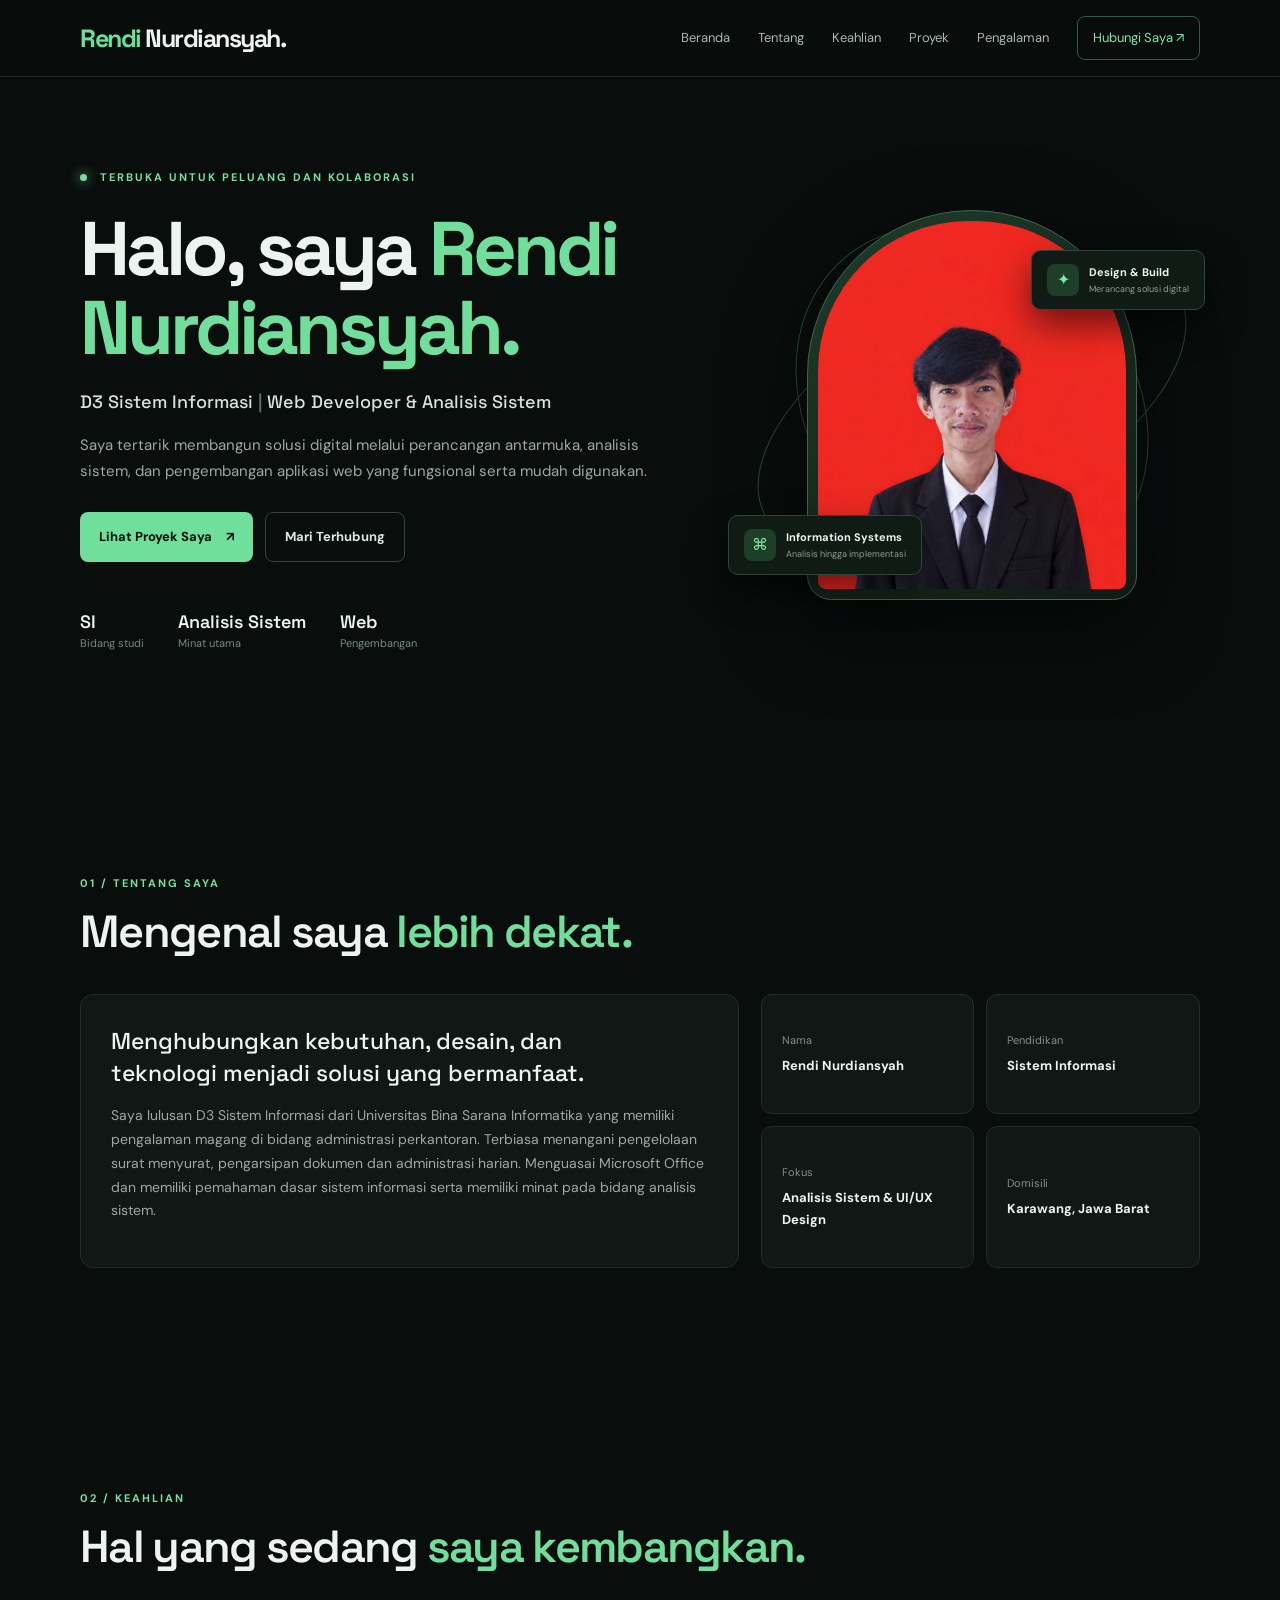
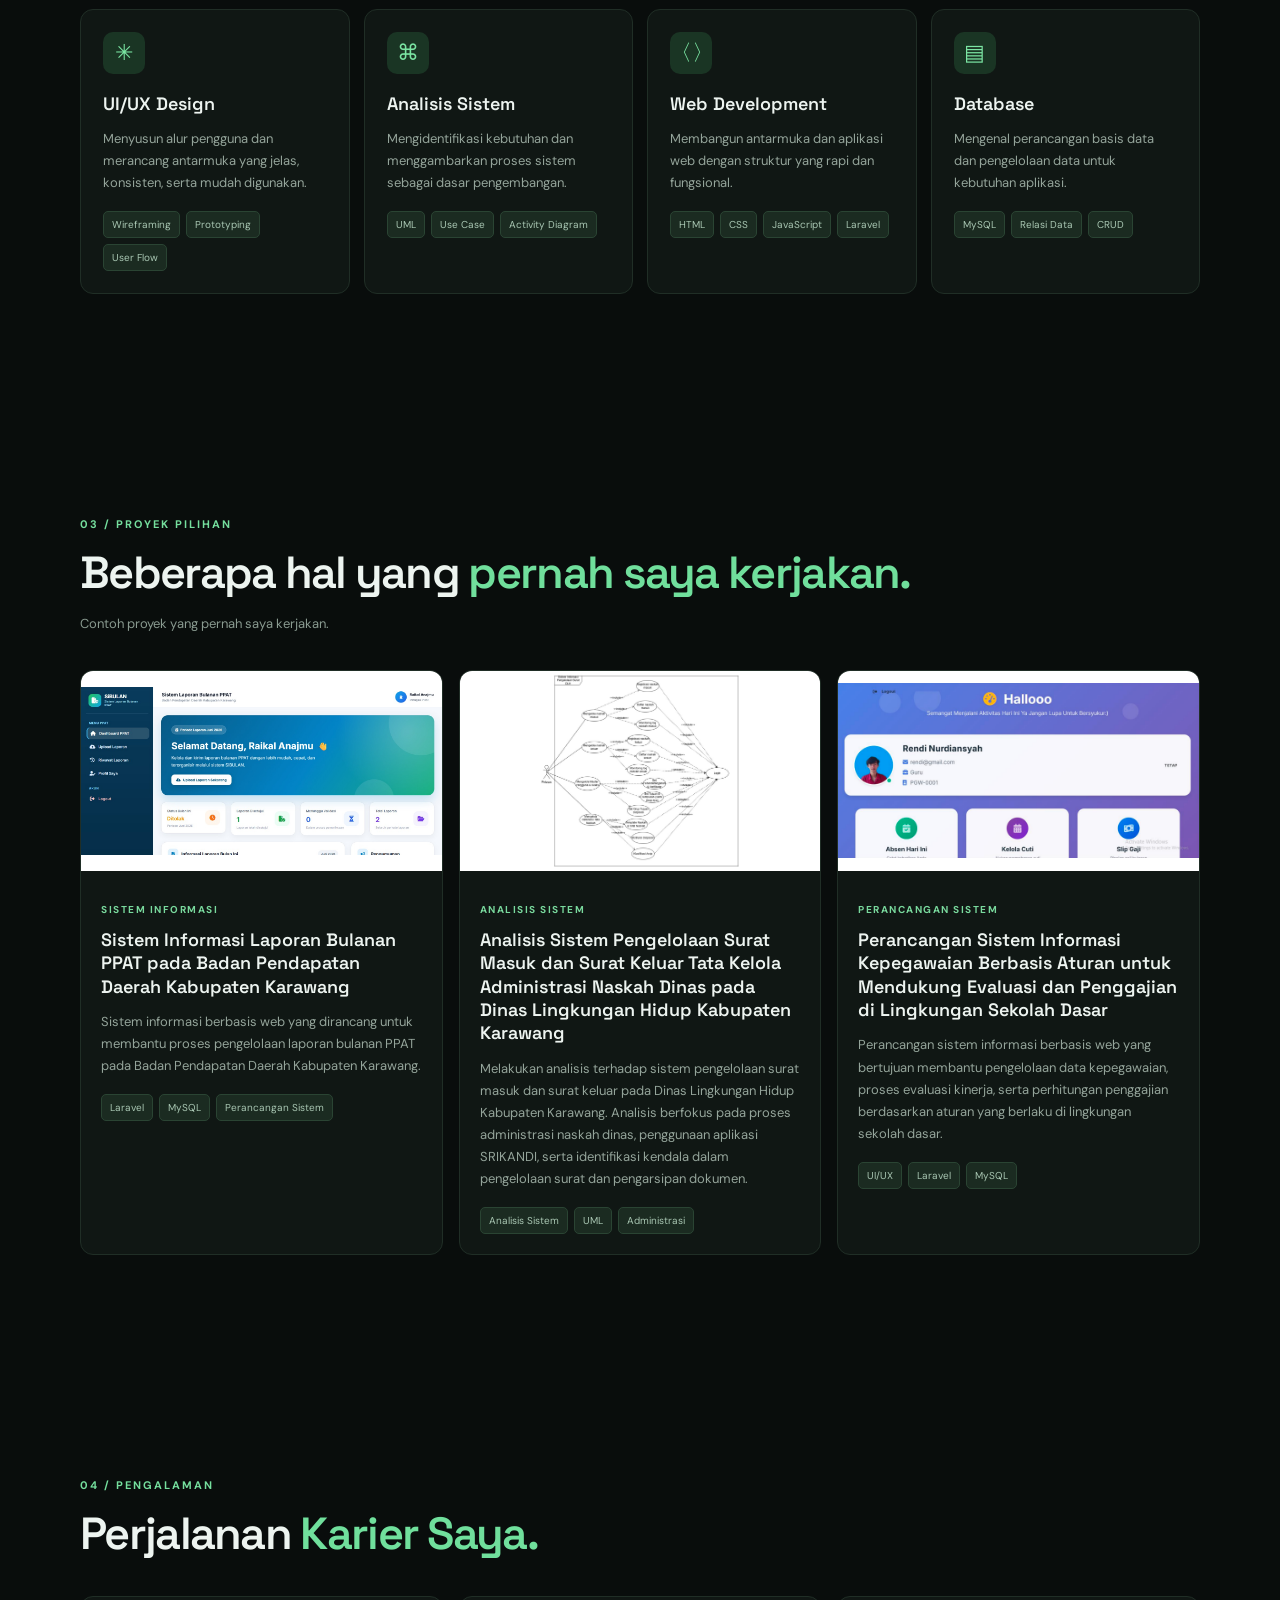
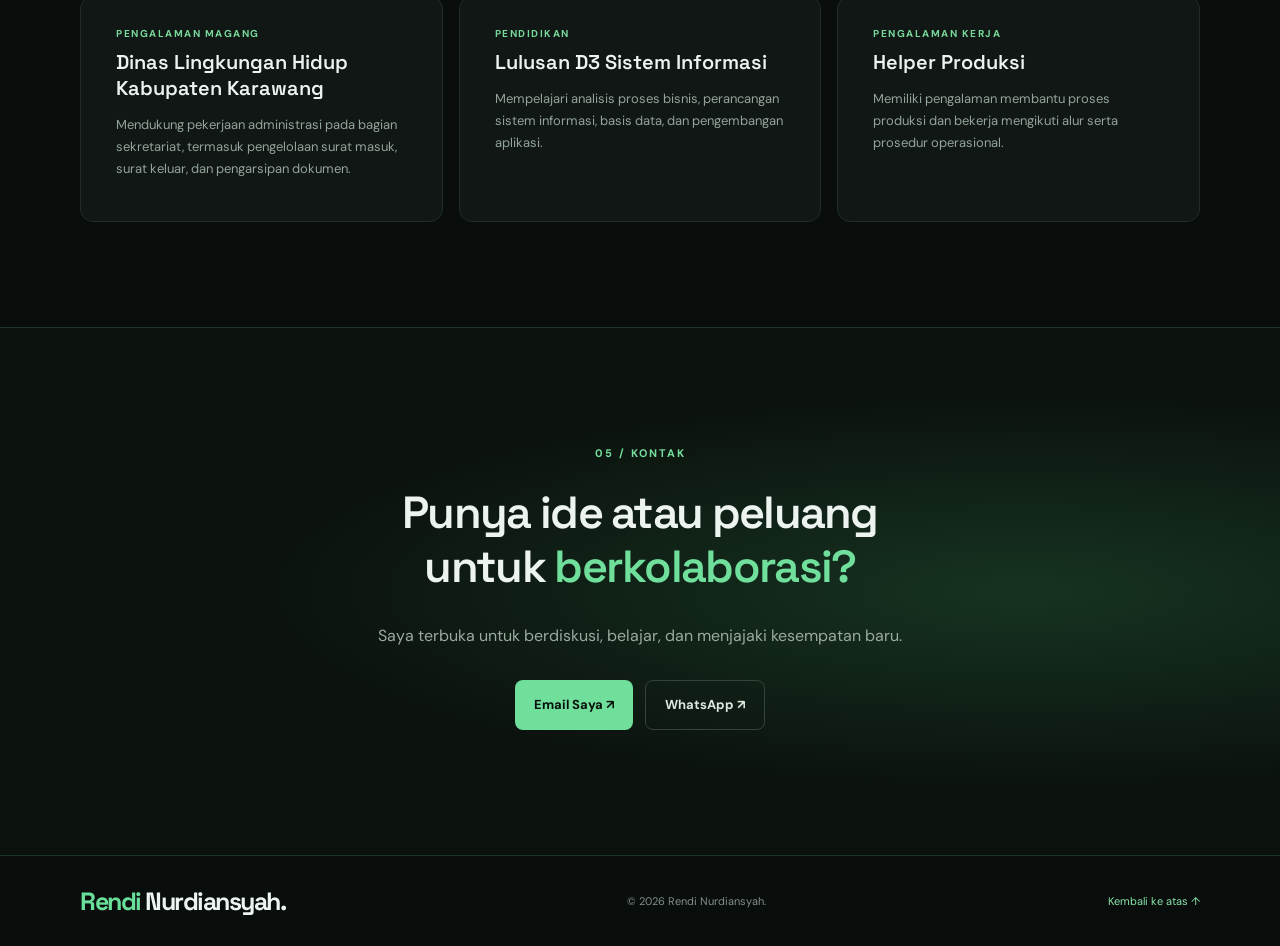
<file: index.html>
<!DOCTYPE html>
<html lang="id">
<head>
    <meta charset="UTF-8">
    <meta name="viewport" content="width=device-width, initial-scale=1.0">

    <meta name="description" content="Portofolio pribadi Rendi Nurdiansyah - Mahasiswa Sistem Informasi, UI/UX Design dan Web Development.">

    <title>Rendi Nurdiansyah | Portfolio</title>

    <link rel="preconnect" href="https://fonts.googleapis.com">
    <link rel="preconnect" href="https://fonts.gstatic.com" crossorigin>

    <link href="https://fonts.googleapis.com/css2?family=DM+Sans:wght@400;500;600;700&family=Space+Grotesk:wght@400;500;600;700&display=swap" rel="stylesheet">

    <link rel="stylesheet" href="style.css">
</head>

<body>

    <!-- NAVIGASI -->
    <header class="site-header">
        <nav class="nav container">

            <a class="brand" href="#beranda">
                <span>Rendi</span> Nurdiansyah.
            </a>

            <button class="menu-toggle" id="menuToggle" aria-label="Buka menu" aria-expanded="false">
                ☰
            </button>

            <div class="nav-links" id="navLinks">
                <a href="#beranda">Beranda</a>
                <a href="#tentang">Tentang</a>
                <a href="#keahlian">Keahlian</a>
                <a href="#proyek">Proyek</a>
                <a href="#pengalaman">Pengalaman</a>
                <a href="#kontak" class="nav-contact">Hubungi Saya ↗</a>
            </div>

        </nav>
    </header>


    <main>

        <!-- 00 / BERANDA -->
        <section class="hero section container" id="beranda">

            <div class="hero-copy reveal">

                <p class="eyebrow">
                    <span class="status-dot"></span>
                    TERBUKA UNTUK PELUANG DAN KOLABORASI
                </p>

                <h1>
                    Halo, saya
                    <span>Rendi<br>Nurdiansyah.</span>
                </h1>

                <h2>
                    D3 Sistem Informasi
                    <span class="muted">|</span>
                    Web Developer & Analisis Sistem
                </h2>

                <p class="hero-description">
                    Saya tertarik membangun solusi digital melalui perancangan antarmuka,
                    analisis sistem, dan pengembangan aplikasi web yang fungsional
                    serta mudah digunakan.
                </p>

                <div class="hero-actions">
                    <a class="button button-primary" href="#proyek">
                        Lihat Proyek Saya <span>↗</span>
                    </a>

                    <a class="button button-ghost" href="#kontak">
                        Mari Terhubung
                    </a>
                </div>

                <div class="hero-meta">
                    <div>
                        <strong>SI</strong>
                        <span>Bidang studi</span>
                    </div>

                    <div>
                        <strong>Analisis Sistem</strong>
                        <span>Minat utama</span>
                    </div>

                    <div>
                        <strong>Web</strong>
                        <span>Pengembangan</span>
                    </div>
                </div>

            </div>


            <div class="hero-visual reveal">

                <div class="photo-frame">

                    <div class="photo-placeholder" id="photoPlaceholder">
                        <span>RN</span>
                        <small>Foto profil kamu</small>
                    </div>

                    <img
                        id="profilePhoto"
                        src="assets/foto-profil.jpg"
                        alt="Foto profil Rendi Nurdiansyah"
                        onerror="this.style.display='none'"
                    >

                </div>

                <div class="floating-card card-top">
                    <span class="mini-icon">✦</span>
                    <div>
                        <strong>Design & Build</strong>
                        <small>Merancang solusi digital</small>
                    </div>
                </div>

                <div class="floating-card card-bottom">
                    <span class="mini-icon">⌘</span>
                    <div>
                        <strong>Information Systems</strong>
                        <small>Analisis hingga implementasi</small>
                    </div>
                </div>

                <div class="orbit orbit-one"></div>
                <div class="orbit orbit-two"></div>

            </div>

        </section>


        <!-- 01 / TENTANG SAYA -->
        <section class="section container" id="tentang">

            <div class="section-heading reveal">
                <p class="eyebrow">01 / TENTANG SAYA</p>
                <h2>Mengenal saya <span>lebih dekat.</span></h2>
            </div>

            <div class="about-grid">

                <div class="about-intro panel reveal">

                    <p class="lead">
                        Menghubungkan kebutuhan, desain, dan teknologi
                        menjadi solusi yang bermanfaat.
                    </p>

                    <p>
                        Saya lulusan D3 Sistem Informasi dari Universitas Bina Sarana Informatika
                        yang memiliki pengalaman magang di bidang administrasi perkantoran.
                        Terbiasa menangani pengelolaan surat menyurat, pengarsipan dokumen
                        dan administrasi harian. Menguasai Microsoft Office dan memiliki
                        pemahaman dasar sistem informasi serta memiliki minat pada bidang
                        analisis sistem.
                    </p>

                </div>

                <div class="about-facts reveal">

                    <div class="fact">
                        <span>Nama</span>
                        <strong>Rendi Nurdiansyah</strong>
                    </div>

                    <div class="fact">
                        <span>Pendidikan</span>
                        <strong>Sistem Informasi</strong>
                    </div>

                    <div class="fact">
                        <span>Fokus</span>
                        <strong>Analisis Sistem & UI/UX Design</strong>
                    </div>

                    <div class="fact">
                        <span>Domisili</span>
                        <strong>Karawang, Jawa Barat</strong>
                    </div>

                </div>

            </div>

        </section>


        <!-- 02 / KEAHLIAN -->
        <section class="section container" id="keahlian">

            <div class="section-heading reveal">
                <p class="eyebrow">02 / KEAHLIAN</p>
                <h2>Hal yang sedang <span>saya kembangkan.</span></h2>
            </div>

            <div class="skill-grid">

                <article class="skill-card panel reveal">
                    <div class="skill-icon">✳</div>
                    <h3>UI/UX Design</h3>

                    <p>
                        Menyusun alur pengguna dan merancang antarmuka yang jelas,
                        konsisten, serta mudah digunakan.
                    </p>

                    <div class="tags">
                        <span>Wireframing</span>
                        <span>Prototyping</span>
                        <span>User Flow</span>
                    </div>
                </article>


                <article class="skill-card panel reveal">
                    <div class="skill-icon">⌘</div>
                    <h3>Analisis Sistem</h3>

                    <p>
                        Mengidentifikasi kebutuhan dan menggambarkan proses sistem
                        sebagai dasar pengembangan.
                    </p>

                    <div class="tags">
                        <span>UML</span>
                        <span>Use Case</span>
                        <span>Activity Diagram</span>
                    </div>
                </article>


                <article class="skill-card panel reveal">
                    <div class="skill-icon">〈〉</div>
                    <h3>Web Development</h3>

                    <p>
                        Membangun antarmuka dan aplikasi web dengan struktur
                        yang rapi dan fungsional.
                    </p>

                    <div class="tags">
                        <span>HTML</span>
                        <span>CSS</span>
                        <span>JavaScript</span>
                        <span>Laravel</span>
                    </div>
                </article>


                <article class="skill-card panel reveal">
                    <div class="skill-icon">▤</div>
                    <h3>Database</h3>

                    <p>
                        Mengenal perancangan basis data dan pengelolaan data
                        untuk kebutuhan aplikasi.
                    </p>

                    <div class="tags">
                        <span>MySQL</span>
                        <span>Relasi Data</span>
                        <span>CRUD</span>
                    </div>
                </article>

            </div>

        </section>


        <!-- 03 / PROYEK PILIHAN -->
        <section class="section container" id="proyek">

            <div class="section-heading reveal">

                <p class="eyebrow">03 / PROYEK PILIHAN</p>

                <h2>
                    Beberapa hal yang
                    <span>pernah saya kerjakan.</span>
                </h2>

                <p class="section-note">
                    Contoh proyek yang pernah saya kerjakan.
                </p>

            </div>


            <div class="project-grid">

                <!-- PROYEK 1 -->
                <article class="project-card panel reveal">

                    <div class="project-art">
                        <img
                            src="assets/projects/ppat.png"
                            alt="Sistem Informasi Laporan Bulanan PPAT"
                        >
                    </div>

                    <div class="project-info">

                        <p class="project-type">SISTEM INFORMASI</p>

                        <h3>
                            Sistem Informasi Laporan Bulanan PPAT pada
                            Badan Pendapatan Daerah Kabupaten Karawang
                        </h3>

                        <p>
                            Sistem informasi berbasis web yang dirancang untuk membantu
                            proses pengelolaan laporan bulanan PPAT pada Badan Pendapatan
                            Daerah Kabupaten Karawang.
                        </p>

                        <div class="tags">
                            <span>Laravel</span>
                            <span>MySQL</span>
                            <span>Perancangan Sistem</span>
                        </div>

                    </div>

                </article>


                <!-- PROYEK 2 -->
                <article class="project-card panel reveal">

                    <div class="project-art">
                        <img
                            src="assets/projects/surat-menyurat.png"
                            alt="Use Case Diagram Analisis Sistem Pengelolaan Surat Masuk dan Surat Keluar"
                        >
                    </div>

                    <div class="project-info">

                        <p class="project-type">ANALISIS SISTEM</p>

                        <h3>
                            Analisis Sistem Pengelolaan Surat Masuk dan Surat Keluar
                            Tata Kelola Administrasi Naskah Dinas pada Dinas
                            Lingkungan Hidup Kabupaten Karawang
                        </h3>

                        <p>
                            Melakukan analisis terhadap sistem pengelolaan surat masuk
                            dan surat keluar pada Dinas Lingkungan Hidup Kabupaten
                            Karawang. Analisis berfokus pada proses administrasi
                            naskah dinas, penggunaan aplikasi SRIKANDI, serta
                            identifikasi kendala dalam pengelolaan surat dan
                            pengarsipan dokumen.
                        </p>

                        <div class="tags">
                            <span>Analisis Sistem</span>
                            <span>UML</span>
                            <span>Administrasi</span>
                        </div>

                    </div>

                </article>


                <!-- PROYEK 3 -->
                <article class="project-card panel reveal">

                    <div class="project-art">
                        <img
                            src="assets/projects/kepegawaian.png"
                            alt="Perancangan Sistem Informasi Kepegawaian"
                        >
                    </div>

                    <div class="project-info">

                        <p class="project-type">PERANCANGAN SISTEM</p>

                        <h3>
                            Perancangan Sistem Informasi Kepegawaian Berbasis Aturan
                            untuk Mendukung Evaluasi dan Penggajian di Lingkungan
                            Sekolah Dasar
                        </h3>

                        <p>
                            Perancangan sistem informasi berbasis web yang bertujuan
                            membantu pengelolaan data kepegawaian, proses evaluasi
                            kinerja, serta perhitungan penggajian berdasarkan aturan
                            yang berlaku di lingkungan sekolah dasar.
                        </p>

                        <div class="tags">
                            <span>UI/UX</span>
                            <span>Laravel</span>
                            <span>MySQL</span>
                        </div>

                    </div>

                </article>

            </div>

        </section>


        <!-- 04 / PENGALAMAN -->
        <section class="section container" id="pengalaman">

            <div class="section-heading reveal">
                <p class="eyebrow">04 / PENGALAMAN</p>
                <h2>Perjalanan <span>Karier Saya.</span></h2>
            </div>

            <div class="timeline">

                <article class="timeline-item panel reveal">

                    <div class="timeline-date">PENGALAMAN MAGANG</div>

                    <h3>Dinas Lingkungan Hidup Kabupaten Karawang</h3>

                    <p>
                        Mendukung pekerjaan administrasi pada bagian sekretariat,
                        termasuk pengelolaan surat masuk, surat keluar,
                        dan pengarsipan dokumen.
                    </p>

                </article>


                <article class="timeline-item panel reveal">

                    <div class="timeline-date">PENDIDIKAN</div>

                    <h3>Lulusan D3 Sistem Informasi</h3>

                    <p>
                        Mempelajari analisis proses bisnis, perancangan
                        sistem informasi, basis data, dan pengembangan aplikasi.
                    </p>

                </article>


                <article class="timeline-item panel reveal">

                    <div class="timeline-date">PENGALAMAN KERJA</div>

                    <h3>Helper Produksi</h3>

                    <p>
                        Memiliki pengalaman membantu proses produksi
                        dan bekerja mengikuti alur serta prosedur operasional.
                    </p>

                </article>

            </div>

        </section>


        <!-- 05 / KONTAK -->
        <section class="contact-section section" id="kontak">

            <div class="container contact-inner reveal">

                <p class="eyebrow">05 / KONTAK</p>

                <h2>
                    Punya ide atau peluang<br>
                    untuk <span>berkolaborasi?</span>
                </h2>

                <p>
                    Saya terbuka untuk berdiskusi, belajar,
                    dan menjajaki kesempatan baru.
                </p>

                <div class="contact-actions">

                    <a
                        class="button button-primary"
                        id="emailLink"
                        href="mailto:rendunurdiansyah42@gmail.com"
                    >
                        Email Saya ↗
                    </a>

                    <a
                        class="button button-ghost"
                        id="waLink"
                        href="https://wa.me/6281282059326"
                        target="_blank"
                        rel="noreferrer"
                    >
                        WhatsApp ↗
                    </a>

                </div>

            </div>

        </section>

    </main>


    <!-- FOOTER -->
    <footer class="footer container">

        <a class="brand" href="#beranda">
            <span>Rendi</span> Nurdiansyah.
        </a>

        <p>
            © <span id="year"></span> Rendi Nurdiansyah.
        </p>

        <a href="#beranda">
            Kembali ke atas ↑
        </a>

    </footer>


    <!-- JAVASCRIPT -->
    <script src="script.js"></script>

</body>
</html>
</file>
<file: style.css>
/* =================================
   RESET DAN PENGATURAN DASAR
================================= */

* {
    box-sizing: border-box;
}

html {
    scroll-behavior: smooth;
    scroll-padding-top: 90px;
}

body {
    margin: 0;
    background: #090d0c;
    color: #edf4f0;
    font-family: "DM Sans", sans-serif;
    line-height: 1.7;
}

a {
    color: inherit;
    text-decoration: none;
}

.container {
    width: min(1120px, calc(100% - 44px));
    margin: auto;
}

/* =================================
   NAVBAR
================================= */

.site-header {
    position: sticky;
    top: 0;
    z-index: 20;
    background: rgba(9, 13, 12, .88);
    backdrop-filter: blur(16px);
    border-bottom: 1px solid #1c2924;
}

.nav {
    height: 76px;
    display: flex;
    align-items: center;
    justify-content: space-between;
}

.brand {
    font: 700 25px "Space Grotesk";
    letter-spacing: -1.5px;
}

.brand span {
    color: #69df9a;
}

.nav-links {
    display: flex;
    align-items: center;
    gap: 28px;
    color: #aab8b0;
    font-size: 13px;
}

.nav-links a:hover {
    color: #75e5a4;
}

.nav-contact {
    border: 1px solid #315b43;
    padding: 10px 15px;
    border-radius: 8px;
    color: #80e6a8 !important;
}

.menu-toggle {
    display: none;
    background: none;
    border: 0;
    color: white;
    font-size: 25px;
}

/* =================================
   SECTION UMUM
================================= */

.section {
    padding: 105px 0;
}

.eyebrow {
    font-size: 11px;
    font-weight: 700;
    letter-spacing: 2px;
    color: #75df9e;
}

.section-heading {
    margin-bottom: 35px;
}

.section-heading h2,
.contact-inner h2 {
    font: 600 clamp(31px, 4vw, 45px)/1.2 "Space Grotesk";
    letter-spacing: -1.7px;
    margin: 12px 0;
}

.section-heading h2 span,
.contact-inner h2 span {
    color: #70df9c;
}

.panel {
    background: #101714;
    border: 1px solid #202e26;
    border-radius: 13px;
}

/* =================================
   HERO / BERANDA
================================= */

.hero {
    min-height: 650px;
    display: grid;
    grid-template-columns: 1.15fr .85fr;
    align-items: center;
    gap: 45px;
    padding-top: 80px;
}

.status-dot {
    display: inline-block;
    width: 7px;
    height: 7px;
    border-radius: 50%;
    background: #75df9e;
    margin-right: 8px;
    box-shadow: 0 0 12px #75df9e;
}

.hero h1 {
    font: 700 clamp(48px, 6vw, 76px)/1.05 "Space Grotesk";
    letter-spacing: -4px;
    margin: 22px 0;
}

.hero h1 span {
    color: #70df9c;
}

.hero h2 {
    font: 500 18px "Space Grotesk";
    color: #d6e2da;
}

.muted {
    color: #61746a;
}

.hero-description {
    max-width: 570px;
    color: #9baaa1;
    font-size: 15px;
    margin: 20px 0 28px;
}

.hero-actions,
.contact-actions {
    display: flex;
    gap: 12px;
    flex-wrap: wrap;
}

.button {
    display: inline-flex;
    align-items: center;
    gap: 14px;
    padding: 13px 19px;
    border-radius: 8px;
    font-size: 13px;
    font-weight: 700;
    transition: .2s;
}

.button:hover {
    transform: translateY(-3px);
}

.button-primary {
    background: #70df9c;
    color: #07110b;
}

.button-ghost {
    border: 1px solid #34443b;
    color: #dce8e0;
}

.hero-meta {
    display: flex;
    gap: 34px;
    margin-top: 48px;
}

.hero-meta div {
    display: grid;
    gap: 1px;
}

.hero-meta strong {
    font: 600 18px "Space Grotesk";
    color: #eaf5ed;
}

.hero-meta span {
    font-size: 11px;
    color: #788a7f;
}

/* =================================
   FOTO PROFIL
================================= */

.hero-visual {
    position: relative;
    min-height: 440px;
    display: grid;
    place-items: center;
}

.photo-frame {
    width: min(330px, 80%);
    height: 390px;
    position: relative;
    z-index: 2;
    border: 1px solid #42654e;
    border-radius: 170px 170px 25px 25px;
    padding: 10px;
    background: linear-gradient(145deg, #1d3c2a, #101a14);
    box-shadow: 0 25px 80px #0008;
}

.photo-frame img {
    width: 100%;
    height: 100%;
    object-fit: cover;
    border-radius: 160px 160px 18px 18px;
    position: absolute;
    inset: 0;
    padding: 10px;
}

.photo-placeholder {
    height: 100%;
    border-radius: 160px 160px 18px 18px;
    background: radial-gradient(circle at 50% 35%, #315b42, #14251a 68%);
    display: flex;
    flex-direction: column;
    align-items: center;
    justify-content: center;
    color: #8cebb0;
}

.photo-placeholder span {
    font: 700 78px "Space Grotesk";
    letter-spacing: -5px;
}

.photo-placeholder small {
    font-size: 11px;
    color: #b2c9b9;
}

.orbit {
    position: absolute;
    border: 1px solid #294a35;
    border-radius: 50%;
    transform: rotate(-28deg);
}

.orbit-one {
    width: 470px;
    height: 230px;
}

.orbit-two {
    width: 390px;
    height: 320px;
    transform: rotate(48deg);
}

.floating-card {
    position: absolute;
    z-index: 3;
    display: flex;
    align-items: center;
    gap: 10px;
    padding: 12px 15px;
    background: #111b15;
    border: 1px solid #304538;
    border-radius: 10px;
    box-shadow: 0 15px 35px #0008;
}

.card-top {
    top: 65px;
    right: -5px;
}

.card-bottom {
    bottom: 50px;
    left: -15px;
}

.mini-icon {
    width: 32px;
    height: 32px;
    display: grid;
    place-items: center;
    border-radius: 8px;
    background: #1d3e29;
    color: #83e8a9;
}

.floating-card div {
    display: grid;
}

.floating-card strong {
    font-size: 11px;
}

.floating-card small {
    font-size: 9px;
    color: #8c9e92;
}

/* =================================
   TENTANG SAYA
================================= */

.about-grid {
    display: grid;
    grid-template-columns: 1.2fr .8fr;
    gap: 22px;
}

.about-intro {
    padding: 30px;
}

.about-intro p:not(.lead) {
    color: #9caaa1;
    font-size: 14px;
}

.lead {
    font: 500 23px/1.4 "Space Grotesk";
    max-width: 520px;
    margin: 0 0 15px;
}

.about-facts {
    display: grid;
    grid-template-columns: 1fr 1fr;
    gap: 12px;
}

.fact {
    padding: 20px;
    background: #101714;
    border: 1px solid #202e26;
    border-radius: 11px;
    display: flex;
    flex-direction: column;
    justify-content: center;
    gap: 5px;
}

.fact span {
    font-size: 11px;
    color: #819187;
}

.fact strong {
    font-size: 13px;
}

/* =================================
   KEAHLIAN
================================= */

.skill-grid {
    display: grid;
    grid-template-columns: repeat(4, 1fr);
    gap: 14px;
}

.skill-card {
    padding: 22px;
}

.skill-icon {
    width: 42px;
    height: 42px;
    display: grid;
    place-items: center;
    border-radius: 10px;
    background: #1a3524;
    color: #7be5a3;
    font-size: 22px;
}

.skill-card h3 {
    font: 600 18px "Space Grotesk";
    margin: 18px 0 8px;
}

.skill-card p {
    font-size: 13px;
    color: #94a49a;
}

.tags {
    display: flex;
    flex-wrap: wrap;
    gap: 6px;
    margin-top: 17px;
}

.tags span {
    font-size: 10px;
    color: #a9c7b3;
    background: #1b2b21;
    border: 1px solid #2a4433;
    padding: 4px 8px;
    border-radius: 5px;
}

/* =================================
   PROYEK
================================= */

.section-note {
    color: #899a90;
    font-size: 13px;
}

.project-grid {
    display: grid;
    grid-template-columns: repeat(3, minmax(0, 1fr));
    gap: 16px;
    align-items: stretch;
}

.project-card {
    overflow: hidden;
}

.project-art {
    width: 100%;
    height: 200px;
    position: relative;
    display: flex;
    justify-content: center;
    align-items: center;
    overflow: hidden;
    padding: 0;
    background: #ffffff;
}

.project-art img {
    width: 100%;
    height: 100%;
    object-fit: contain;
    object-position: center;
    display: block;
    transition: transform .4s ease;
}

.project-card:hover .project-art img {
    transform: scale(1.05);
}

.project-info {
    padding: 20px;
}

.project-type {
    font-size: 10px !important;
    letter-spacing: 1.5px;
    color: #79d99d !important;
    font-weight: 700;
}

.project-info h3 {
    font: 600 18px "Space Grotesk";
    line-height: 1.3;
    margin: 7px 0;
}

.project-info > p:not(.project-type) {
    font-size: 13px;
    color: #94a49a;
}

/* =================================
   PENGALAMAN
================================= */

.timeline {
    max-width: 100%;
    margin: 0;
    padding: 0;
    border: none;
    display: grid;
    grid-template-columns: repeat(3, minmax(0, 1fr));
    gap: 16px;
    align-items: stretch;
}

.timeline-item {
    position: relative;
    padding: 28px 35px;
    background: #101714;
    border: 1px solid #202e26;
    border-radius: 13px;
}

.timeline-dot {
    display: none;
}

.timeline-date {
    font-size: 10px !important;
    letter-spacing: 1.5px;
    color: #79d99d !important;
    font-weight: 700;
}

.timeline-item h3 {
    font: 600 20px "Space Grotesk";
    line-height: 1.3;
    margin: 7px 0;
}

.timeline-item p {
    font-size: 13px;
    color: #94a49a;
}

/* =================================
   KONTAK
================================= */

.contact-section {
    background: radial-gradient(ellipse at 80% 50%, #163321 0%, #0b110d 55%);
    border-top: 1px solid #203329;
    border-bottom: 1px solid #203329;
    text-align: center;
}

.contact-inner {
    display: flex;
    align-items: center;
    flex-direction: column;
    max-width: 900px;
    margin: 0 auto;
}

.contact-inner > p:not(.eyebrow) {
    color: #9baaa1;
}

.contact-actions {
    justify-content: center;
    margin: 15px 0 20px;
}

.contact-inner > small {
    font-size: 10px;
    color: #718178;
}

/* =================================
   FOOTER
================================= */

.footer {
    min-height: 90px;
    display: flex;
    align-items: center;
    justify-content: space-between;
    gap: 15px;
    color: #819187;
    font-size: 11px;
}

.footer .brand {
    color: #edf4f0;
}

.footer > a:last-child {
    color: #8be5aa;
}

/* =================================
   ANIMASI
================================= */

.reveal {
    opacity: 0;
    transform: translateY(20px);
    transition: opacity .7s ease, transform .7s ease;
}

.reveal.visible {
    opacity: 1;
    transform: translateY(0);
}

/* =================================
   RESPONSIVE TABLET
================================= */

@media (max-width: 900px) {

    .nav-links {
        gap: 15px;
    }

    .hero {
        gap: 10px;
    }

    .hero h1 {
        font-size: 58px;
    }

    .skill-grid {
        grid-template-columns: repeat(2, 1fr);
    }

    .project-grid {
        grid-template-columns: repeat(2, minmax(0, 1fr));
    }

    .timeline {
        grid-template-columns: repeat(2, minmax(0, 1fr));
    }
}

/* =================================
   RESPONSIVE MOBILE
================================= */

@media (max-width: 650px) {

    .container {
        width: min(100% - 34px, 520px);
    }

    .menu-toggle {
        display: block;
    }

    .nav-links {
        display: none;
        position: absolute;
        top: 76px;
        left: 0;
        right: 0;
        padding: 20px 24px;
        background: #0d1410;
        border-bottom: 1px solid #26382d;
        flex-direction: column;
        align-items: stretch;
    }

    .nav-links.open {
        display: flex;
    }

    .nav-links a {
        padding: 7px 0;
    }

    .nav-contact {
        text-align: center;
    }

    .hero {
        grid-template-columns: 1fr;
        padding-top: 65px;
        gap: 25px;
    }

    .hero h1 {
        font-size: 53px;
        letter-spacing: -3px;
    }

    .hero-visual {
        min-height: 400px;
    }

    .photo-frame {
        height: 350px;
        width: 280px;
    }

    .orbit-one {
        width: 350px;
    }

    .orbit-two {
        width: 320px;
    }

    .card-top {
        right: 0;
        top: 35px;
    }

    .card-bottom {
        left: 0;
        bottom: 30px;
    }

    .section {
        padding: 75px 0;
    }

    .about-grid {
        grid-template-columns: 1fr;
    }

    .about-facts {
        grid-template-columns: 1fr 1fr;
    }

    .skill-grid,
    .project-grid,
    .timeline {
        grid-template-columns: 1fr;
    }

    .project-art {
        height: 180px;
    }

    .timeline-item {
        padding: 25px 28px;
    }

    .footer {
        padding: 22px 0;
        flex-wrap: wrap;
    }

    .footer p {
        order: 3;
        width: 100%;
        margin: 0;
    }

    .contact-inner h2 {
        font-size: 34px;
    }
}
</file>
